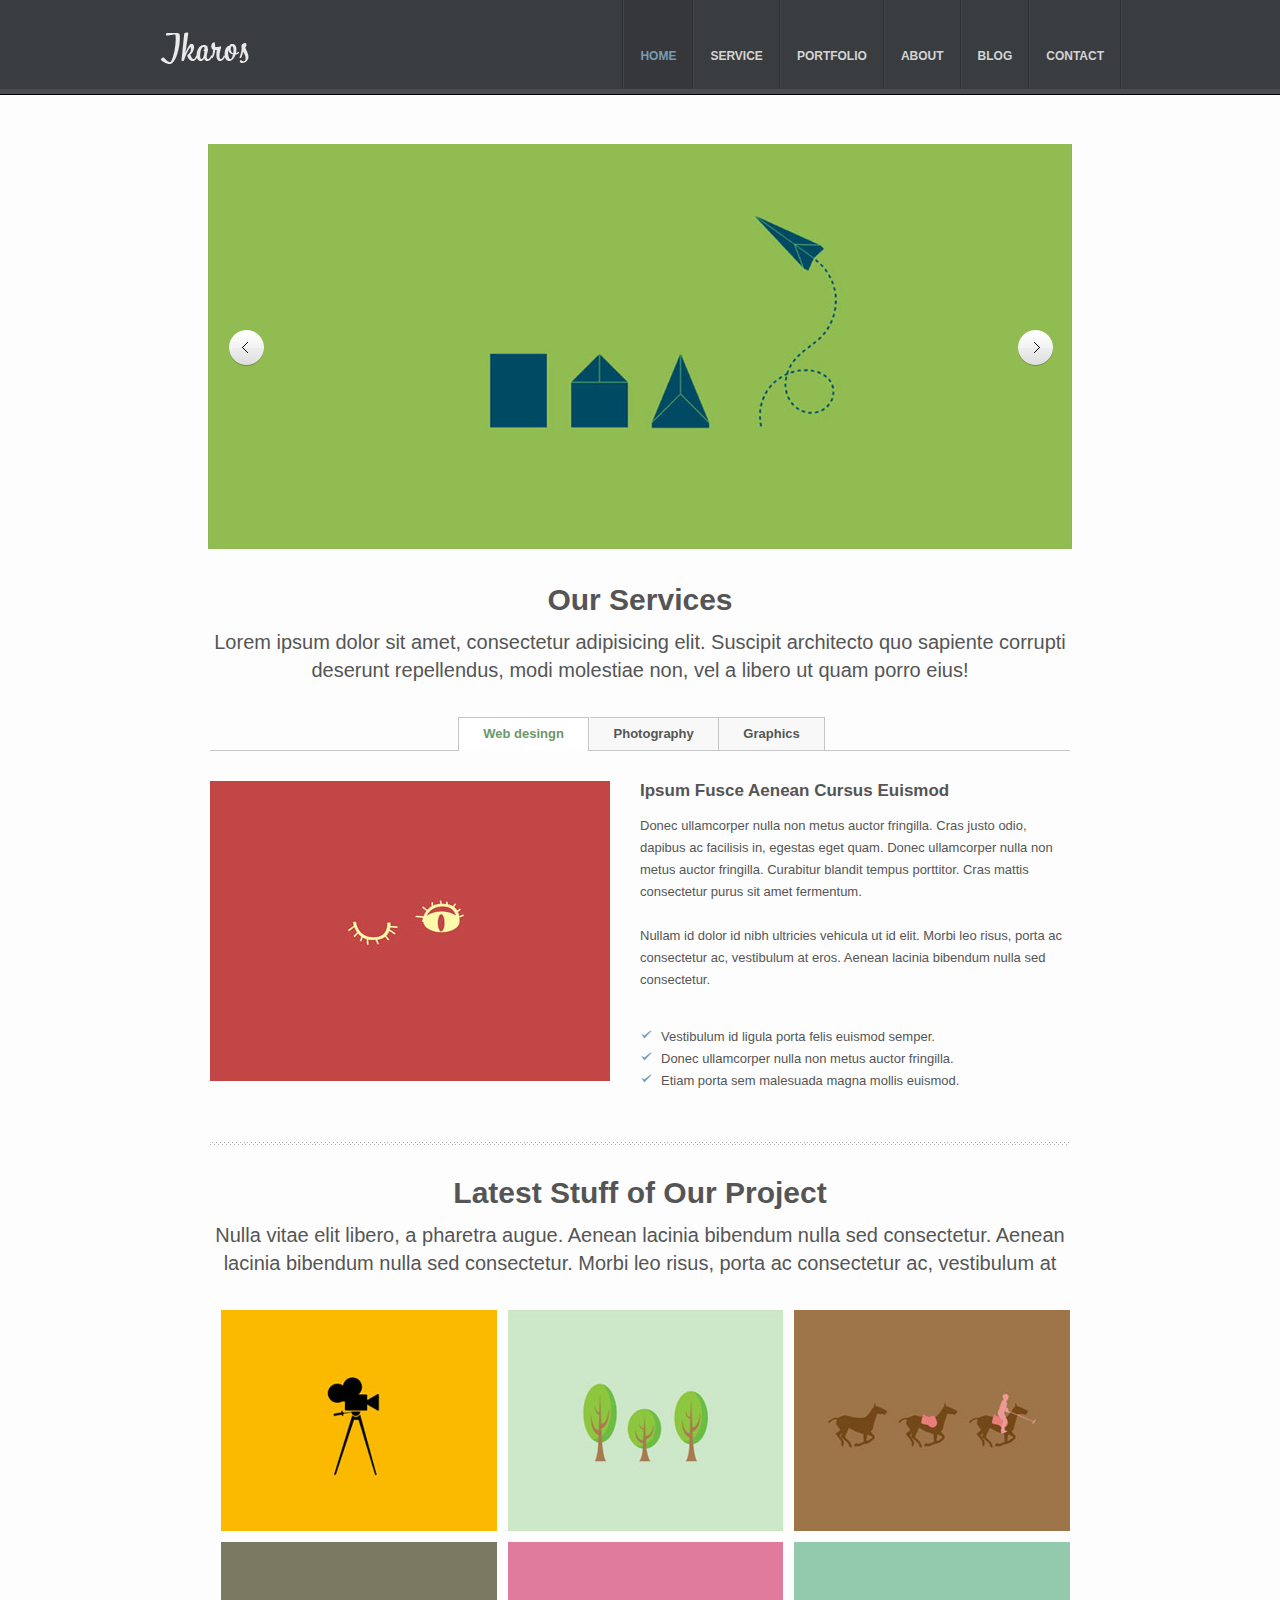
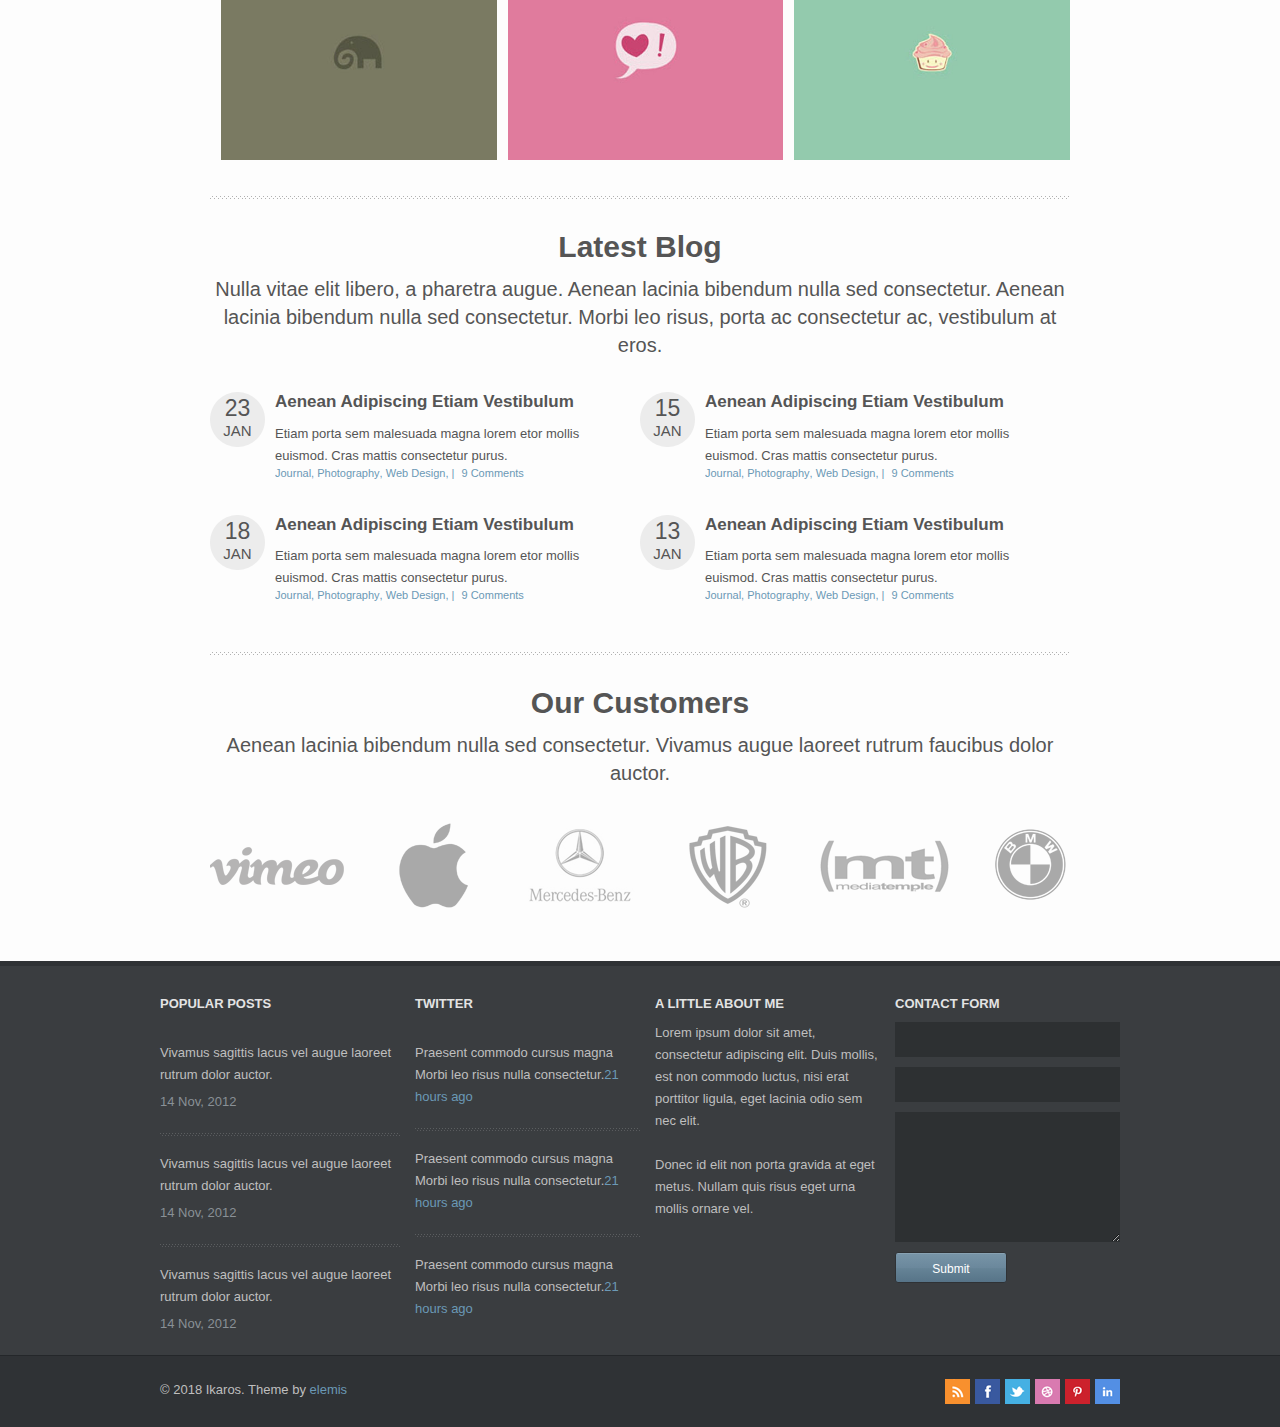
<file: .gitignore/ikaros/index.html>
<!DOCTYPE html>
<html lang="en">
<head>
	<meta charset="UTF-8">
	<title>iKaros</title>

	<link rel="stylesheet" href="style.css">
	<script src="https://ajax.googleapis.com/ajax/libs/jquery/3.3.1/jquery.min.js"></script>
	<script type="main.js"></script>
	
</head>
<body>


	<div id="wrapper">
		<div id="header">
      <div class="container">
        <h1 class="logo"><a href="#" title="Ikaros">Ikaros</a></h1>
        <ul id="nav">
          <li class="active"><a href="#Home">Home</a></li>
          <li><a href="#Service">Service</a></li>
          <li><a href="#Portfolio">Portfolio</a></li>
          <li><a href="#About">About</a></li>
          <li><a href="#Blog">Blog</a></li>
          <li><a href="#Contact">Contact</a></li>
        </ul>
      </div>
    </div>

    <div id="main">
    	<div class="container">
    	<div class="gallery">
      	<ul>
        	<li><img src="images/slider1.jpg" alt="image description"/></li>
          <li><img src="images/slider2.jpg" alt="image description"/></li>
          <li><img src="images/slider3.jpg" alt="image description"/></li>
        </ul>
        <a class="prev" href="#">Previous</a>
        <a class="next" href="#">Next</a>
    	</div>
    	<div class="content-block-1">
    		<h2>Our Services</h2>
    		<div class="entry">
    			<p>Lorem ipsum dolor sit amet, consectetur adipisicing elit. Suscipit architecto quo sapiente corrupti deserunt repellendus, modi molestiae non, vel a libero ut quam porro eius!</p>
    		</div>
    		<div class="tabs-holder">
    			<ul class="tabset">
    				<li class="active"><a href="#one">Web desingn</a></li>
    				<li><a href="#two">Photography</a></li>
    				<li><a href="#three">Graphics</a></li>
    			</ul>
    		</div>
    		<div class="tab active" id="one">
    			<img src="images/tab1.jpg">
    			<div class="tabs-info">
    				<h3>Ipsum Fusce Aenean Cursus Euismod</h3>
    				<p>Donec ullamcorper nulla non metus auctor fringilla. Cras justo odio, dapibus ac facilisis in, egestas eget quam. Donec ullamcorper nulla non metus auctor fringilla. Curabitur blandit tempus porttitor. Cras mattis consectetur purus sit amet fermentum.</p>
    				<p>Nullam id dolor id nibh ultricies vehicula ut id elit. Morbi leo risus, porta ac consectetur ac, vestibulum at eros. Aenean lacinia bibendum nulla sed consectetur.</p>
    				<ul>
    					<li>Vestibulum id ligula porta felis euismod semper.</li>
    					<li>Donec ullamcorper nulla non metus auctor fringilla.</li>
    					<li>Etiam porta sem malesuada magna mollis euismod.</li>
    				</ul>
    			</div>
    		</div>
    		<div class="tab" id="two">
    			<img src="images/tab2.jpg">
    			<div class="tabs-info">
    				<h3>Ipsum Fusce Aenean Cursus Euismod</h3>
    				<p>Donec ullamcorper nulla non metus auctor fringilla. Cras justo odio, dapibus ac facilisis in, egestas eget quam. Donec ullamcorper nulla non metus auctor fringilla. Curabitur blandit tempus porttitor. Cras mattis consectetur purus sit amet fermentum.</p>
    				<p>Nullam id dolor id nibh ultricies vehicula ut id elit. Morbi leo risus, porta ac consectetur ac, vestibulum at eros. Aenean lacinia bibendum nulla sed consectetur.</p>
    				<ul>
    					<li>Vestibulum id ligula porta felis euismod semper.</li>
    					<li>Donec ullamcorper nulla non metus auctor fringilla.</li>
    					<li>Etiam porta sem malesuada magna mollis euismod.</li>
    				</ul>
    			</div>
    		</div>
    		<div class="tab" id="three">
    			<img src="images/tab3.jpg">
    			<div class="tabs-info">
    				<h3>Ipsum Fusce Aenean Cursus Euismod</h3>
    				<p>Donec ullamcorper nulla non metus auctor fringilla. Cras justo odio, dapibus ac facilisis in, egestas eget quam. Donec ullamcorper nulla non metus auctor fringilla. Curabitur blandit tempus porttitor. Cras mattis consectetur purus sit amet fermentum.</p>
    				<p>Nullam id dolor id nibh ultricies vehicula ut id elit. Morbi leo risus, porta ac consectetur ac, vestibulum at eros. Aenean lacinia bibendum nulla sed consectetur.</p>
    				<ul>
    					<li>Vestibulum id ligula porta felis euismod semper.</li>
    					<li>Donec ullamcorper nulla non metus auctor fringilla.</li>
    					<li>Etiam porta sem malesuada magna mollis euismod.</li>
    				</ul>
    			</div>
    		</div>
    	</div>

    	<div class="content-block">
    		<h2>Latest Stuff of Our Project</h2>
    		<div class="entry">
    			<p>Nulla vitae elit libero, a pharetra augue. Aenean lacinia bibendum nulla sed consectetur. Aenean lacinia bibendum nulla sed consectetur. Morbi leo risus, porta ac consectetur ac, vestibulum at</p>
    		</div>
    		<div class="latest-projects">
    			<ul>
    				<li><a href="#"><img src="images/1.jpg"></a></li>
    				<li><a href="#"><img src="images/2.jpg"></a></li>
    				<li><a href="#"><img src="images/3.jpg"></a></li>
    				<li><a href="#"><img src="images/4.jpg"></a></li>
    				<li><a href="#"><img src="images/5.jpg"></a></li>
    				<li><a href="#"><img src="images/6.jpg"></a></li>
    			</ul>
    		</div>
    	</div>

    	<div class="content-block">
    		<h2>Latest Blog</h2>
    		<div class="entry">
    			<p>Nulla vitae elit libero, a pharetra augue. Aenean lacinia bibendum nulla sed consectetur. Aenean lacinia bibendum nulla sed consectetur. Morbi leo risus, porta ac consectetur ac, vestibulum at eros.</p>
    		</div>
    		<div class="latest-blog">
    			<div class="column">
    				<div class="post">
    					<em class="date">
    						<span class="day">23</span>
    						<span class="month">jan</span>
    					</em>
    					<div class="text-holder">
    						<h3><a href="#">Aenean Adipiscing Etiam Vestibulum</a></h3>
    						<p>Etiam porta sem malesuada magna lorem etor mollis euismod. Cras mattis consectetur purus.</p>
    						<ul class="meta">
    							<li>
    								<ul>
    									<li><a href="#">Journal</a></li>
    									<li><a href="#">Photography</a></li>
    									<li><a href="#">Web Design</a></li>
    								</ul>
    							</li>
    							<li>
    								<ul><a href="#">9 Comments</a></ul>
    							</li>
    						</ul>
    					</div>
    				</div>
    				<div class="post">
    					<em class="date">
    						<span class="day">18</span>
    						<span class="month">jan</span>
    					</em>
    					<div class="text-holder">
    						<h3><a href="#">Aenean Adipiscing Etiam Vestibulum</a></h3>
    						<p>Etiam porta sem malesuada magna lorem etor mollis euismod. Cras mattis consectetur purus.</p>
    						<ul class="meta">
    							<li>
    								<ul>
    									<li><a href="#">Journal</a></li>
    									<li><a href="#">Photography</a></li>
    									<li><a href="#">Web Design</a></li>
    								</ul>
    							</li>
    							<li>
    								<ul><a href="#">9 Comments</a></ul>
    							</li>
    						</ul>
    					</div>
    				</div>
    			</div>
    			<div class="column">
    				<div class="post">
    					<em class="date">
    						<span class="day">15</span>
    						<span class="month">jan</span>
    					</em>
    					<div class="text-holder">
    						<h3><a href="#">Aenean Adipiscing Etiam Vestibulum</a></h3>
    						<p>Etiam porta sem malesuada magna lorem etor mollis euismod. Cras mattis consectetur purus.</p>
    						<ul class="meta">
    							<li>
    								<ul>
    									<li><a href="#">Journal</a></li>
    									<li><a href="#">Photography</a></li>
    									<li><a href="#">Web Design</a></li>
    								</ul>
    							</li>
    							<li>
    								<ul><a href="#">9 Comments</a></ul>
    							</li>
    						</ul>
    					</div>
    				</div>
    				<div class="post">
    					<em class="date">
    						<span class="day">13</span>
    						<span class="month">jan</span>
    					</em>
    					<div class="text-holder">
    						<h3><a href="#">Aenean Adipiscing Etiam Vestibulum</a></h3>
    						<p>Etiam porta sem malesuada magna lorem etor mollis euismod. Cras mattis consectetur purus.</p>
    						<ul class="meta">
    							<li>
    								<ul>
    									<li><a href="#">Journal</a></li>
    									<li><a href="#">Photography</a></li>
    									<li><a href="#">Web Design</a></li>
    								</ul>
    							</li>
    							<li>
    								<ul><a href="#">9 Comments</a></ul>
    							</li>
    						</ul>
    					</div>
    				</div>
    			</div>
    		</div>
    	</div>

    	<div class="content-block">
    		<h2>Our Customers</h2>
    		<div class="entry">
    			<p>Aenean lacinia bibendum nulla sed consectetur. Vivamus augue laoreet rutrum faucibus dolor auctor.</p>
    			<div class="customers">
    				<ul>
    					<li><a href="#"><img src="images/logo-vimeo.png" alt="logo"></a></li>
    					<li><a href="#"><img src="images/logo-apple.png" alt=""></a></li>
    					<li><a href="#"><img src="images/logo-mb.png" alt="logo"></a></li>
    					<li><a href="#"><img src="images/logo-wb.png" alt="logo"></a></li>
    					<li><a href="#"><img src="images/logo-mt.png" alt="logo"></a></li>
    					<li><a href="#"><img src="images/logo-bmv.png" alt="logo"></a></li>
    				</ul>
    			</div>
    		</div>
    	</div>
    </div>
		</div>
		<div id="footer">
			<div class="footer-info">
				<div class="container">
					<div class="column">
						<h4>Popular posts</h4>
						<ul>
							<li>
								<h3><a href="#">Vivamus sagittis lacus vel augue laoreet rutrum dolor auctor.</a></h3>
								<em class="date">14 Nov, 2012</em>
							</li>
							<li>
								<h3><a href="#">Vivamus sagittis lacus vel augue laoreet rutrum dolor auctor.</a></h3>
								<em class="date">14 Nov, 2012</em>
							</li>
							<li>
								<h3><a href="#">Vivamus sagittis lacus vel augue laoreet rutrum dolor auctor.</a></h3>
								<em class="date">14 Nov, 2012</em>
							</li>
						</ul>
					</div>
					<div class="column">
						<h4>Twitter</h4>
						<ul>
							<li>Praesent commodo cursus magna Morbi leo risus nulla consectetur.<a href="#">21 hours ago</a></li>
							<li>Praesent commodo cursus magna Morbi leo risus nulla consectetur.<a href="#">21 hours ago</a></li>
							<li>Praesent commodo cursus magna Morbi leo risus nulla consectetur.<a href="#">21 hours ago</a></li>
						</ul>
					</div>
					<div class="column">
						<h4>A little about Me</h4>
						<div class="about">
							<p>Lorem ipsum dolor sit amet, consectetur adipiscing elit. Duis mollis, est non commodo luctus, nisi erat porttitor ligula, eget lacinia odio sem nec elit.</p>
							<p>Donec id elit non porta gravida at eget metus. Nullam quis risus eget urna mollis ornare vel.</p>
						</div>
					</div>
					<div class="column">
						<h4>Contact Form</h4>
						<form class="contact-form" action="#">
							<fieldset>
								<input type="text">
								<input type="text">
								<textarea rows="4" cols="25"></textarea>
								<input type="submit" value="Submit" class="btn-submit">
							</fieldset>
						</form>
					</div>
				</div>
			</div>
			<div class="footer-bar">
				<div class="container">
					<span class="copyright">&copy; 2018 Ikaros. Theme by <a href="#">elemis</a></span>
					<ul class="social">
						<li><a href="#" class="ico-rss">RSS</a></li>
						<li><a href="#" class="ico-facebook">Facebook</a></li>
						<li><a href="#"class="ico-twitter">Twitter</a></li>
						<li><a href="#" class="ico-some">Some social</a></li>
						<li><a href="#" class="ico-pinterest">Pinterest</a></li>
						<li><a href="#" class="ico-linkedin">LinkedIn</a></li>
					</ul>
				</div>
			</div>
		</div>
	</div>
</body>
</html>
</file>
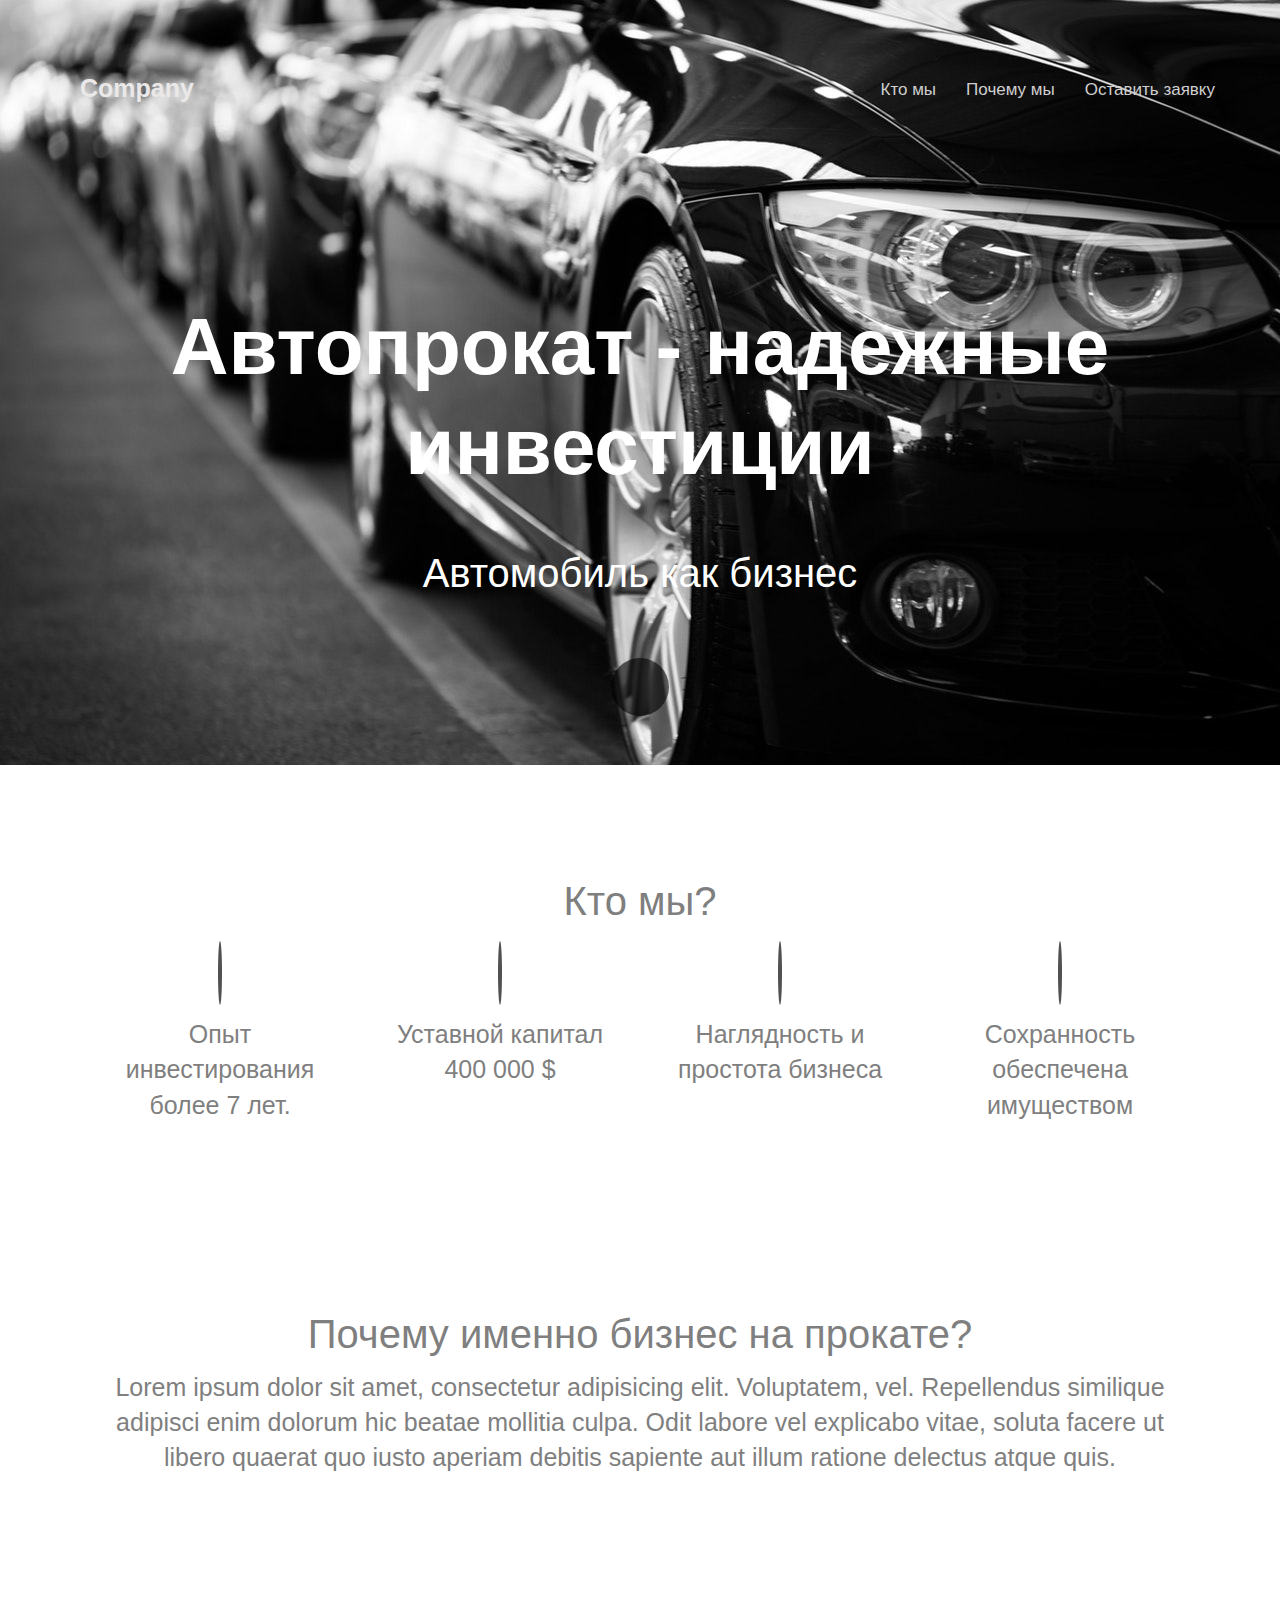
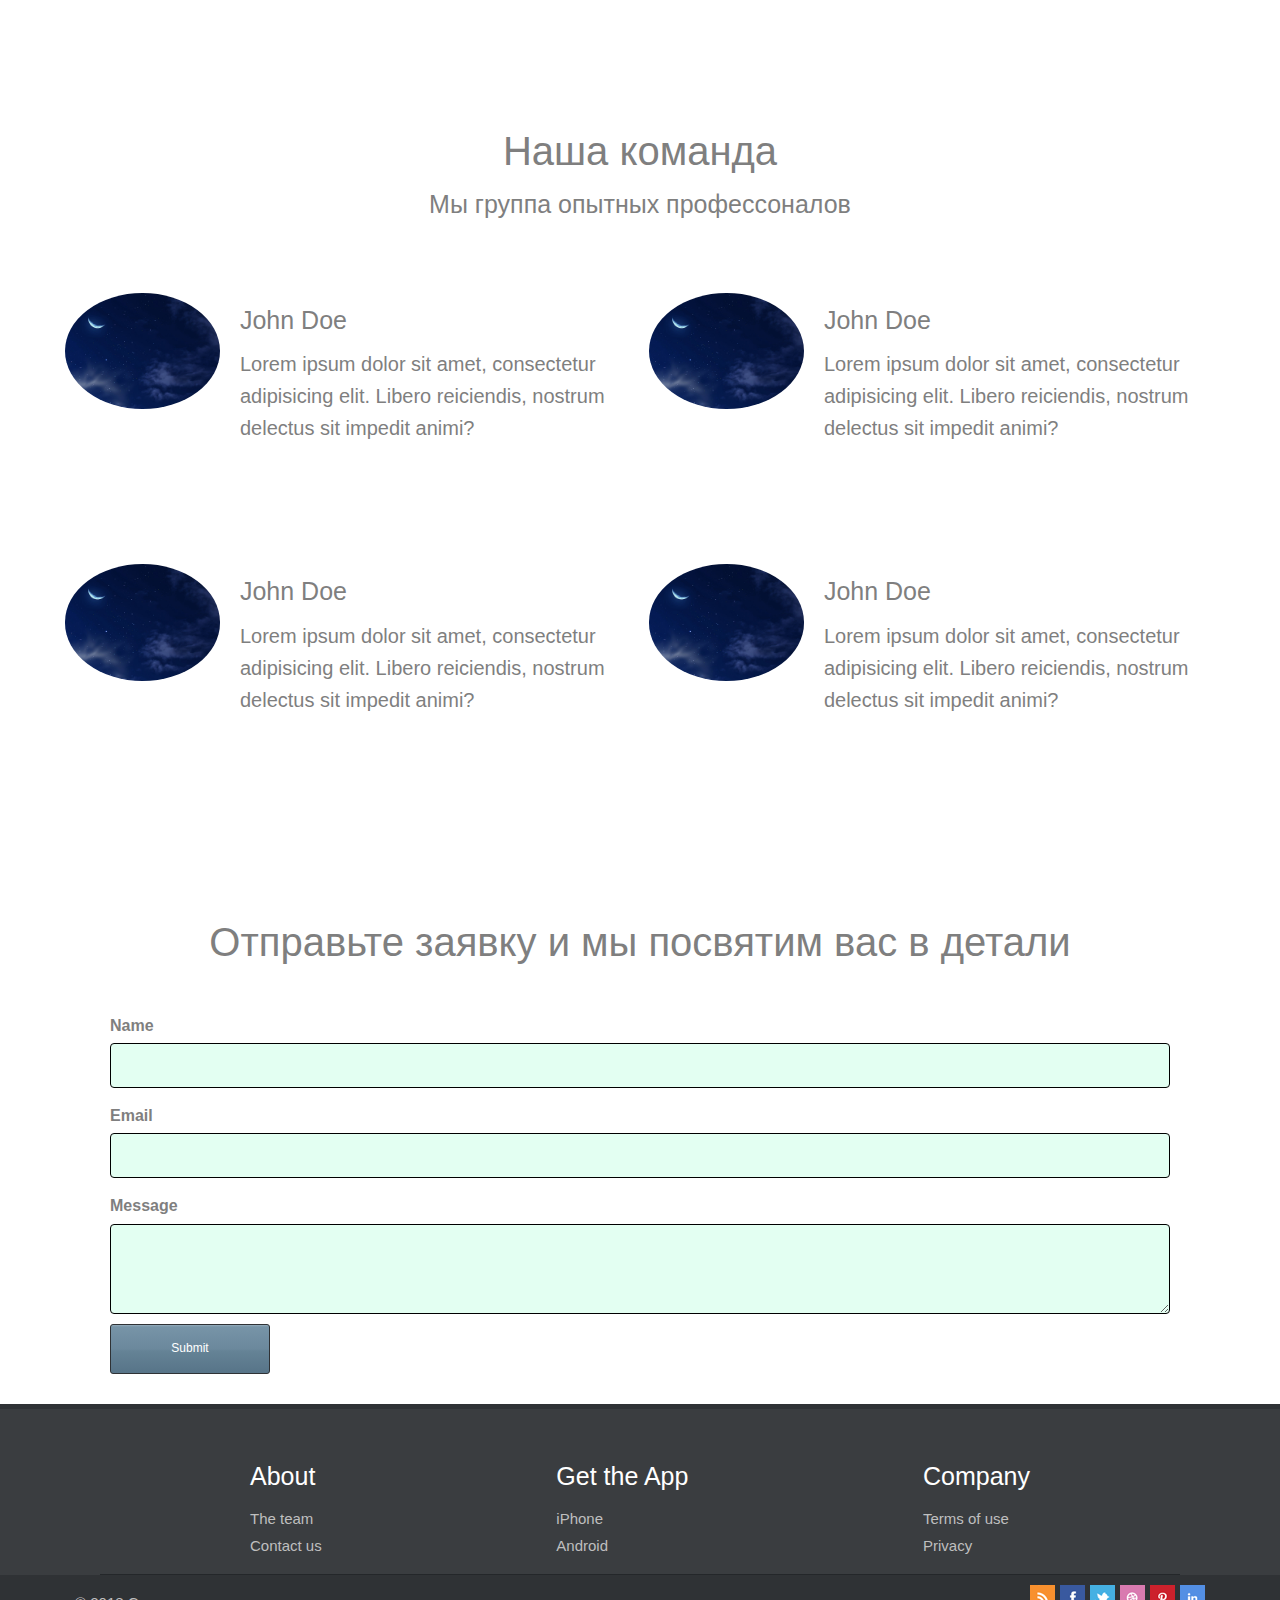
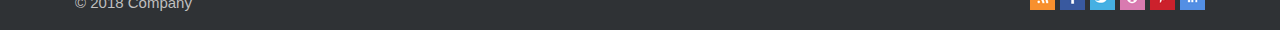
<file: .gitignore/landing page/index.html>
<!DOCTYPE html>
<html lang="en">
<head>
	<meta charset="UTF-8">
	<title>Company</title>
	
	<link rel="stylesheet" href="https://use.fontawesome.com/releases/v5.1.0/css/all.css" integrity="sha384-lKuwvrZot6UHsBSfcMvOkWwlCMgc0TaWr+30HWe3a4ltaBwTZhyTEggF5tJv8tbt" crossorigin="anonymous">
	<link rel="stylesheet" href="style.css">
</head>
<body>
	<div id="page-container">
		<div class="main">
			<div class="container-top">
				<div class="logo">
					<a href="#">Company</a>
				</div>
				<div class="nav">
					<ul>
						<li><a href="#">Кто мы</a></li>
						<li><a href="#">Почему мы</a></li>
						<li><a href="#">Оставить заявку</a></li>
					</ul>
				</div>
			</div>
			<div class="container">
				<h1>Автопрокат - надежные инвестиции</h1>
				<h3>Автомобиль как бизнес</h3>
			</div>
			<div class="container-bottom">
				<a href="#"><i class="fas fa-angle-down"></i></a>
			</div>
		</div>

		<div class="content-block-1">
			<div class="text">
				<h3>Кто мы?</h3>
			</div>
			<div class="icon-bar">
				<ul>
					<li>
						<i class="fas fa-anchor"></i>
						<p>Опыт инвестирования более 7 лет.</p>
					</li>
					<li>
						<i class="far fa-lemon"></i>
						<p>Уставной капитал 400 000 $</p>
					</li>
					<li>
						<i class="fas fa-arrows-alt"></i>
						<p>Наглядность и простота бизнеса</p>
					</li>
					<li>
						<i class="fas fa-align-left"></i>
						<p>Сохранность обеспечена имуществом</p>
					</li>
				</ul>
			</div>
		</div>
		<div class="content-block-2">
			<div class="tabs-info">
				<h3>Почему именно бизнес на прокате?</h3>
				<p>Lorem ipsum dolor sit amet, consectetur adipisicing elit. Voluptatem, vel. Repellendus similique adipisci enim dolorum hic beatae mollitia culpa. Odit labore vel explicabo vitae, soluta facere ut libero quaerat quo iusto aperiam debitis sapiente aut illum ratione delectus atque quis.</p>
			</div>
		</div>
		<div class="content-block-3">
			<div class="text">
				<h3>Наша команда</h3>
				<p>Мы группа опытных профессоналов</p>
			</div>
			<div class="team-set">
				<div class="photo">
					<img src="images/den-07.jpg">
				</div>
				<div class="data">
					<h3>John Doe</h3>
					<p>Lorem ipsum dolor sit amet, consectetur adipisicing elit. Libero reiciendis, nostrum delectus sit impedit animi?</p><br>
					<a href="#"><i class="fab fa-twitter"></i></a>
					<a href="#"><i class="fab fa-facebook-f"></i></a>
					<a href="#"><i class="fab fa-dribbble"></i></a>
				</div>

			</div>
			<div class="team-set">
				<div class="photo">
					<img src="images/den-07.jpg">
				</div>
				<div class="data">
					<h3>John Doe</h3>
					<p>Lorem ipsum dolor sit amet, consectetur adipisicing elit. Libero reiciendis, nostrum delectus sit impedit animi?</p><br>
					<a href="#"><i class="fab fa-twitter"></i></a>
					<a href="#"><i class="fab fa-facebook-f"></i></a>
					<a href="#"><i class="fab fa-dribbble"></i></a>
				</div>
				
			</div>
			<div class="team-set">
				<div class="photo">
					<img src="images/den-07.jpg">
				</div>
				<div class="data">
					<h3>John Doe</h3>
					<p>Lorem ipsum dolor sit amet, consectetur adipisicing elit. Libero reiciendis, nostrum delectus sit impedit animi?</p><br>
					<a href="#"><i class="fab fa-twitter"></i></a>
					<a href="#"><i class="fab fa-facebook-f"></i></a>
					<a href="#"><i class="fab fa-dribbble"></i></a>
				</div>
				
			</div>
			<div class="team-set">
				<div class="photo">
					<img src="images/den-07.jpg">
				</div>
				<div class="data">
					<h3>John Doe</h3>
					<p>Lorem ipsum dolor sit amet, consectetur adipisicing elit. Libero reiciendis, nostrum delectus sit impedit animi?</p><br>
					<a href="#"><i class="fab fa-twitter"></i></a>
					<a href="#"><i class="fab fa-facebook-f"></i></a>
					<a href="#"><i class="fab fa-dribbble"></i></a>
				</div>
				
			</div>
		</div>
		<div class="content-block-4">
			<h3>Отправьте заявку и мы посвятим вас в детали</h3>
			<div class="contact-form">
				<form class="contact-form" action="#">
					<label>Name</label>
					<input type="text">
					<label>Email</label>
					<input type="text">
					<label>Message</label>
					<textarea rows="4" cols="25"></textarea>
					<input type="submit" value="Submit" class="btn-submit">
				</form>
			</div>
		</div>
		<div id="footer">
			<div class="footer-info">
				<div class="column">
					<h4>About</h4>
					<a href="#">The team</a>
					<a href="#">Contact us</a>
				</div>
				<div class="column">
					<h4>Get the App</h4>
					<a href="#">iPhone</a>
					<a href="#">Android</a>
				</div>
				<div class="column">
					<h4>Company</h4>
					<a href="#">Terms of use</a>
					<a href="#">Privacy</a>
				</div>
			</div>
			<div class="footer-bar">
				<div class="bar">
					<span class="copyright">&copy; 2018 Company</span>
					<ul class="social">
						<li><a href="#" class="ico-rss">RSS</a></li>
						<li><a href="#" class="ico-facebook">Facebook</a></li>
						<li><a href="#"class="ico-twitter">Twitter</a></li>
						<li><a href="#" class="ico-some">Some social</a></li>
						<li><a href="#" class="ico-pinterest">Pinterest</a></li>
						<li><a href="#" class="ico-linkedin">LinkedIn</a></li>
					</ul>
				</div>
			</div>
		</div>
	</div>
</body>
</html>
</file>
<file: .gitignore/ikaros/style.css>
* {
	font-size: 100.01%;
	box-sizing: border-box;
}
html {
	font-size: 62.5%;
}
body{
	margin: 0;
	color: #555;
	font: 1.3em/1.692em Arial, Helvetica, sans-serif;
	background: #fdfdfd;
	min-width: 700px;
}
img {
	border-style: none;
	max-width: 100%;
	height: auto;
}
a {
	text-decoration: none;
	color: #6b99b6;
}
a:hover {
	text-decoration: underline;
}

input,
textarea,
select {
	font: 100% arial,sans-serif;
	vertical-align: middle;
}
form,fieldset {
	margin: 0;
	padding: 0;
	border-style: none;
}

#header {
	background: #3a3d40;
	border-bottom: 5px solid #4a4d50;
}

.container {
	padding: 0 30px;
	margin: 0 auto;
	max-width: 1020px;
}
.container:after {
	display: block;
	content:'';
	clear: both;
}

.logo {
	background: url(images/logo.png) no-repeat;
	width: 90px;
	height: 35px;
	margin: 32px 0 0;
	overflow: hidden;
	text-indent: -9999px;
  float: left;
}

.logo a {
	display: block;
	height: 100%;
}

#nav {
	list-style: none;
	margin: 0 -2px 0 0;
	padding: 0 2px 0 0;
	font-size: 0.923em;
	line-height: 1.167em;
	font-weight: bold;
	text-transform: uppercase;
	background: url(images/sep01.gif) repeat-y 100% 0;
	float: right;
}

#nav li {
	background: url(images/sep01.gif) repeat-y;
	padding: 0 0 0 2px;
	float: left;

}

#nav li a {
	display: block;
	color: #d4d4d4;
	padding: 49px 16px 26px;
	text-decoration: none;
}

#nav li a:hover,
#nav .active a {
	color: #7a9cb2;
	background: #35373a;
	transition-duration: 0.4s;
}

#main {
	border-top: 1px solid #000;
	padding: 49px 0 0;
}

.gallery {
	width: 90%;
	position: relative;
	overflow: hidden;
	margin: auto;
	padding-bottom: 0;
}
.gallery ul {
	margin: 0;
	padding: 46.875% 0 0;
	list-style: none;
	position: relative;
}
.gallery ul li {
	width: 100%;
	position: absolute;
	top: 0;
	left:0;
}
.gallery img {
	width: 100%;
	vertical-align: top;
}
.gallery .prev,
.gallery .next {
	width: 35px;
	height: 36px;
	position: absolute;
	top:50%;
	margin: -17px 0 0;
	text-indent: -9999px;
	z-index: 10;
}
.gallery .prev {
	background: url(images/prev.png) no-repeat;
	left: 21px;
}
.gallery .next {
	right: 19px;
	background: url(images/next.png) no-repeat;
}

.content-block-1 {
	padding: 35px 0 50px;
	margin: 0 50px 0 50px;
}

.content-block-1 h2 {
	font-size: 2.307em;
	line-height: 1.067em;
	color: #555;
	text-align: center;
	margin: 0 0 12px;
}

.content-block {
	background: url(images/bottom-line-dark.png) repeat-x;
	padding: 35px 0 50px;
	margin: 0 50px 0 50px;
}

.content-block:first-child {
	background: none;
	padding-top: 45px;
}

.content-block h2 {
	font-size: 2.307em;
	line-height: 1.067em;
	text-align: center;
	color: #555;
	text-align: center;
	margin: 0 0 12px;
}

.entry {
	font-size: 1.538em;
	line-height: 1.4em;
	text-align: center;
}

.entry p {
	margin: 0 0 33px;
}

.tabset {
	padding: 0;
	list-style: none;
	margin: 0 0 -1px;
	text-align: center;
	position: relative;
}

.tabset li {
	display: inline-block;
	vertical-align: top;
	border: 1px solid #c5c5c5;
	border-width: 1px 1px 0 0;
	line-height: 32px;
	margin-right: -3px;
}

.tabset li:first-child {
	border-width: 1px 1px 0;
}

.tabset a {
	display: block;
	padding: 0 24px;
	background: #f8f8f8;
	font-weight: bold;
	color: #555;
}

.tabset .active a {
	background: #fff;
	color: #6b996b;
	padding-bottom: 1px;
}

.tabset a:hover {
	background: #fff;
	text-decoration: none;
}

.tab {
	border-top: 1px solid #c5c5c5;
	padding: 30px 0 0;
	overflow: hidden;
	display: none;
}

.tab.active {
	display: block;
}

.tab img {
	float: left;
	margin: 0 30px 0 0;
}

.tab .tabs-info {
	overflow: hidden;
}

.tab h3 {
	font-size: 1.307em;
	line-height: 1.118em;
	margin: 0 0 15px;
	color: #555;
}

.tab p {
	margin: 0 0 22px;
}

.tab ul {
	margin: 35px 0 0 0;
	padding: 0;
	list-style: none;
}

.tab ul li {
	padding: 0 0 0 21px;
	background: url(images/bullet01.png) no-repeat 0 4px;
}

.latest-projects {
	overflow: hidden;
	margin: 0 0 -14px;
}

.latest-projects ul {
	margin: 0 0 -14px;
	padding: 0;
	list-style: none;
	overflow: hidden;
	font-size: 0;
	line-height: 0;
	letter-spacing: -4px;
}

.latest-projects ul li {
	display: inline-block;
	vertical-align: top;
	width: 33.33%;
	padding: 0 0 11px 11px;
	letter-spacing: normal;
}

.latest-projects ul a {
	display: block;
}

.latest-blog {
	overflow: hidden;
	margin: 0 0 -35px;
}

.latest-blog .column {
	float: left;
	width: 50%;
}

.latest-blog .post {
	margin: 0 10px 35px 0;
	overflow: hidden;
}

.latest-blog .date {
	float: left;
	text-align: center;
	width: 55px;
	height: 55px;
	background: url(images/date.png);
	margin-right: 10px;
	font-style: normal;
}

.latest-blog .date .day {
	font-size: 23px;
	line-height: 26px;
	display: block;
	padding-top: 3px;
}

.latest-blog .date .month {
	font-size: 15px;
	line-height: 20px;
	display: block;
	text-transform: uppercase;
}

.latest-blog .post .text-holder {
	overflow: hidden;
}

.latest-blog .post h3 {
	font-size: 1.307em;
	line-height: 1.2em;
	margin: 0 0 10px;
}

.latest-blog .post h3 a {
	color: #555;
}

.latest-blog .post p {
	margin: 0;
}

.latest-blog .meta {
	font-size: 0.846em;
	line-height: 1.2em;
	margin: 0;
	padding: 0;
	list-style: none;
}

.latest-blog .meta li {
	display: inline;
	color: #6b99b6;
}

.latest-blog .meta li:before {
	content: '|';
	padding-right: 4px;
}

.latest-blog .meta li:first-child:before {
	content: '';
	padding-right: 0;
}

.latest-blog .meta ul {
	margin: 0;
	padding: 0;
	list-style: none;
	display: inline;
}

.latest-blog .meta ul li:before {
	content: '';
	padding-right: 0;
}

.latest-blog .meta ul li:after {
	content: ',';
}

.customers {
	overflow: hidden;
	text-align: center;
}

.customers ul {
	margin: 0 -28px;
	padding: 0 ;
	list-style: none;
	font-size: 0;
	line-height: 0;
	letter-spacing: -4px;
}

.customers ul li {
	display: inline-block;
	vertical-align: middle;
	letter-spacing: normal;
	padding: 0 20px;
}

#footer {
	border-top: 5px solid #2f3235;
	background: #3a3d40;
	color: #bfbfbf;
}

.footer-info {
	border-bottom: 1px solid #24272a;
	padding: 30px 0 0;
	overflow: hidden; 
}

.footer-info .column {
	float: left;
	width: 25%;
	padding: 0 0 0 15px; 
}

.footer-info .column:first-child {
	padding-left: 0;
}

.footer-info h4 {
	text-transform: uppercase;
	margin: 0 0 10px;
	color: #e3e3e3;
	font-size: 1em;
	line-height: 1.2em;
}

.footer-info ul {
	margin: 0;
	padding: 0;
	list-style: none;
}

.footer-info ul li {
	background: url(images/sep02.png) repeat-x;
	padding: 20px 0;
}

.footer-info ul li:first-child {
	background: none;
}

.footer-info ul h3 {
	margin: 0 0 5px;
	font-size: 1em;
	font-weight: normal;
}

.footer-info ul h3 a {
	color: #bfbfbf;
}

.footer-info ul .date {
	color: #899096;
	font-style: normal;
}

.footer-info p {
	margin: 0 0 22px;
}

.twits-list li:before {
	display: inline-block;
	width: 27px;
	height: 13px;
	vertical-align: middle;
	content: '';
	background: url(images/twitter.png) no-repeat;
}

.contact-form input[type='text'],
.contact-form textarea {
	width: 100%;
	background: #2d3032;
	color: #fff;
	border: none;
	height: 35px;
	padding: 9px;
	font-size: 16px;
	margin: 0 0 10px; 
}

.contact-form textarea {
	width: 100% !important;
	min-height: 130px;
}

.contact-form .btn-submit {
	background: #638194 linear-gradient(to bottom, #95acbb 0%,#7794a7 4%,#6b889c 50%,#658396 54%,#577488 100%);
	width: 112px;
	height: 31px;
	border: 1px solid #2f3235;
	border-radius: 3px;
	color: #fff;
	font-size: 12px;
	line-height: 31px;
	text-align: center;
	cursor: pointer;
}

.contact-form .btn-submit:hover {
	opacity: .7;
}

.footer-bar {
	background: #2f3235;
	color: #bfbfbf;
	overflow: hidden;
	padding: 23px 0;
}

.copyright {
	float: left;
}

.social {
	margin: 0;
	padding: 0;
	list-style: none;
	float: right;
}

.social li {
	float: left;
}

.social li {
	margin: 0 0 0 5px;
}

.social li a {
	display: block;
	overflow: hidden;
	text-indent: -9999px;
	background: url(images/social.gif) no-repeat;
	width: 25px;
	height: 25px;
}

.social li .ico-rss {
	background-position: 0 0;
}
.social li .ico-facebook {
	background-position: -31px 0;
}
.social li .ico-twitter {
	background-position: -62px 0;
}
.social li .ico-some {
	background-position: -93px 0;
}
.social li .ico-pinterest {
	background-position: -124px 0;
}
.social li .ico-linkedin {
	background-position: -155px 0;
}
</file>
<file: .gitignore/landing page/style.css>
* {
	font-size: 100.01%;
	box-sizing: border-box;
}

body{
	margin: 0;
	/*color: #555;*/
	font: 1.3em/1.692em Arial, Helvetica, sans-serif;
	min-width: 700px;
}
img {
	border-style: none;
	max-width: 100%;
	height: auto;
}
a {
	text-decoration: none;
	color: #EAE8E8;
}
a:hover {
	text-decoration: none;
	color: #fff;
	transition-duration: 0.4s;
}
li {
	list-style: none;
}
h3 {
	font-size: 40px;
	font-weight: 530;
	line-height: 1.1;
	margin: 14px auto;
	color: #7f7f7f;
}
p {
	font-size: 25px;
	margin: 10px auto;
	color: #7f7f7f;
}

#page-container {
	display: block;
	max-height: 100%;
}

.main {
	background-image: url(images/photo-auto-3.jpeg);
	background-size: cover;
	height: 765px;
	width: 100%;
  padding: 0 50px;
}

.container-top {
	display: flex;
	justify-content: space-between;
	margin: 0 auto;
	padding: 60px 0 0 0;
}

.logo {
	font-size: 25px;
	padding: 3px 15px;
	font-weight: 600;
	line-height: 50px;
}
.logo a {
	padding: 10px 15px;
}
.nav ul {
	margin: 0;
}

.nav li {
	float: left;
	padding: 10px 5px;
}
.nav li a {
	padding: 10px;
	font-size: 17px;
	color: #CFCFCF;
	font-weight: 400;
}
.nav li a:hover {
	color: #fff;
	transition-duration: 0.4s;
}

.container {
	display: block;
	text-align: center;
	color: #fff;
	margin: 180px 0 0 0;
	
}
.container h1 {
	font-size: 80px;
	line-height: 100px;
}
.container h3 {
	font-size: 40px;
	font-weight: 530;
	line-height: 1.1;
	margin: 14px auto;
	color: #fff;
}

.container-bottom {
	text-align: center;
	margin: 63px 0 0 0;
	display: block;
}
.container-bottom a {
	  width: 58px;
    height: 58px;
    display: block;
    margin: 0 auto;
    line-height: 58px;
    padding: 0;
    border-radius: 50%;
    text-align: center;
    font-size: 18px;
    color: rgba(255,255,255,.8);
    background: rgba(0,0,0,.6);
    border: 0;
}

.content-block-1 {
	position: relative;
	width: 100%;
	padding: 0 50px;
	display: flex;
	flex-direction: column;
}

.text {
	display: block;
	text-align: center;
	padding-top: 100px;
}

.icon-bar {
	width: 100%;
	margin: 0;
	color: #7f7f7f;
	padding: 20px auto;
}

.icon-bar ul {
	font-size: 25px;
	display: flex;
	flex-wrap: wrap;
	padding: 0 15px;
	margin: 15px;
}
.icon-bar ul li {
	max-width: 25%;
	text-align: center;
	padding: 20px;
}

.icon-bar li i {
	background: #fff;
	border: 2px solid #515151;
	border-radius: 50%;
	width: 100px;
	height: 100px;
	padding-top: 32px;
}

.content-block-2 {
	position: relative;
	display: block;
	width: 100%;
	padding: 0 50px;
}
.tabs-info {
	text-align: center;
	padding: 130px 50px;
}		

.content-block-3 {
	position: relative;
	display: block;
	width: 100%;
	padding: 0 50px;
}

.team-set  {
	display: inline-flex;
	margin-top: 45px;
	padding: 15px;
	width: 49%;
}

.photo {
	width: 40%;
}

.photo img {
	border-radius: 50%;
	width: 100%;
}
.data {
	display: block;
	width: 100%;
	padding: 0 0 0 20px;
}
.data h3 {
	font-size: 25px;
}
.data p {
	font-size: 20px;
	line-height: 32px;
}
.data i {
	font-size: 20px;
	color: #888888;
}
.data i:hover {
	color: #000;
	transition-duration: 0.4s
}

.content-block-4 {
	position: relative;
	display: block;
	width: 100%;
	padding: 0 50px;
}
.content-block-4 h3 {
	text-align: center;
	padding-top: 130px;
}
.contact-form {
	display: flex;
	flex-direction: column;
	padding: 15px 30px;
}
.contact-form input[type='text'],
.contact-form textarea {
	width: 100%;
	background: #E3FFF2;
	color: #000;
	border: 1px solid #000;
	border-radius: 4px;
	height: 45px;
	padding: 9px;
	font-size: 16px;
	margin: 0 0 10px; 
}
label {
	display: inline;
  max-width: 100%;
  margin-bottom: 0;
  font-weight: 550;
  font-size: 16px;
  color: #7f7f7f;
}
.contact-form textarea {
	width: 100% !important;
	min-height: 90px;
}

.contact-form .btn-submit {
	background: #638194 linear-gradient(to bottom, #95acbb 0%,#7794a7 4%,#6b889c 50%,#658396 54%,#577488 100%);
	width: 160px;
	height: 50px;
	border: 1px solid #2f3235;
	border-radius: 3px;
	color: #fff;
	font-size: 12px;
	line-height: 31px;
	text-align: center;
	cursor: pointer;
}

.contact-form .btn-submit:hover {
	opacity: .7;
	transition-duration: 0.4s;
}

#footer {
	border-top: 5px solid #2f3235;
	background: #3a3d40;
	color: #bfbfbf;
}
.footer-info {
	border-bottom: 1px solid #24272a;
	margin: 0 100px;
	padding: 20px 50px 15px;
	overflow: hidden;
	display: flex;
	justify-content: space-between;
}
.column {
	display: flex;
	flex-direction: column;
	margin: 0 100px;
}
.column h4 {
	font-size: 25px;
	color: #fff;
	font-weight: 500;
	margin: 30px 0 11px;
}
.column a {
	font-size: 15px;
	color: #bfbfbf;
	line-height: 1.8;
}
.column a:hover {
	color: #fff;
	transition-duration: 0.3s;
}

.footer-bar {
	background: #2f3235;
	color: #bfbfbf;
	overflow: hidden;
	padding: 10px 75px;
}

.copyright {
	float: left;
	font-size: 15px;
}

.social {
	margin: 0;
	padding: 0;
	list-style: none;
	float: right;
}

.social li {
	float: left;
}

.social li {
	margin: 0 0 0 5px;
}

.social li a {
	display: block;
	overflow: hidden;
	text-indent: -9999px;
	background: url(images/social.gif) no-repeat;
	width: 25px;
	height: 25px;
}

.social li .ico-rss {
	background-position: 0 0;
}
.social li .ico-facebook {
	background-position: -31px 0;
}
.social li .ico-twitter {
	background-position: -62px 0;
}
.social li .ico-some {
	background-position: -93px 0;
}
.social li .ico-pinterest {
	background-position: -124px 0;
}
.social li .ico-linkedin {
	background-position: -155px 0;
}
</file>
